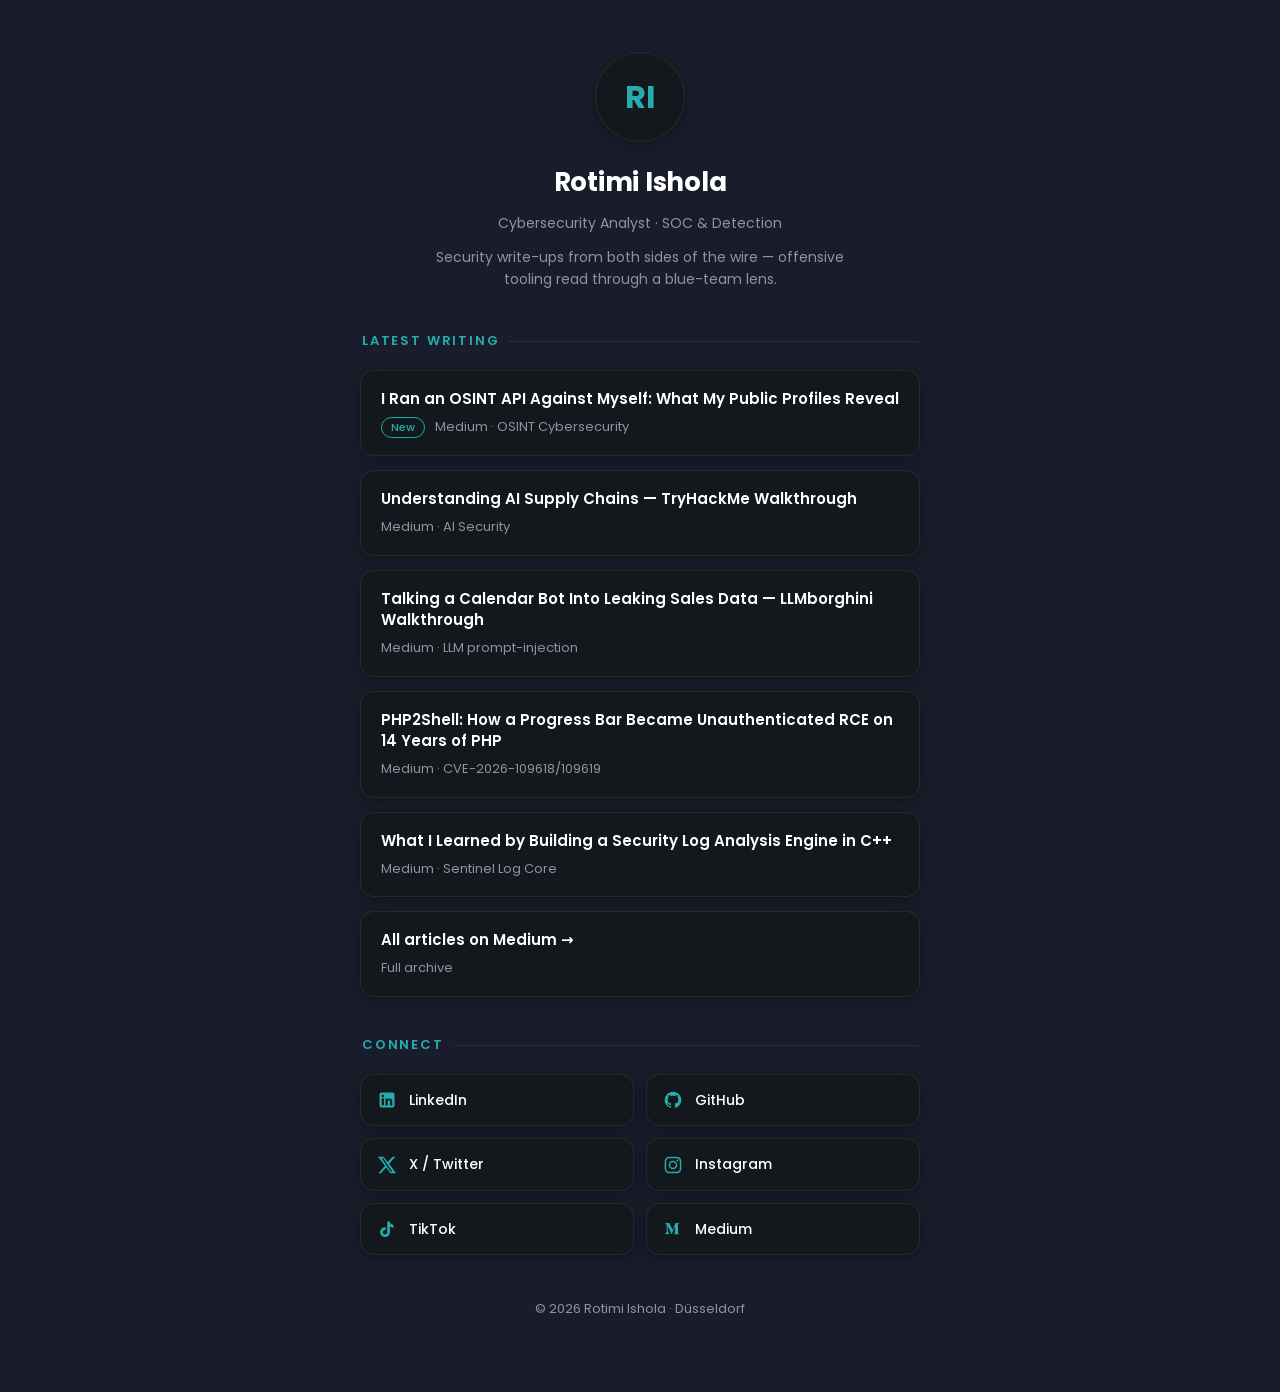
<file: links.html>
<!doctype html>
<html lang="en">
<head>
<meta charset="utf-8">
<meta name="viewport" content="width=device-width, initial-scale=1">
<title>Rotimi Ishola — Links</title>
<meta name="description" content="Rotimi Ishola — Cybersecurity Analyst. Write-ups, socials, and work.">
<link rel="preconnect" href="https://fonts.googleapis.com">
<link rel="preconnect" href="https://fonts.gstatic.com" crossorigin>
<link href="https://fonts.googleapis.com/css2?family=Poppins:wght@300;400;500;600;700&display=swap" rel="stylesheet">
<style>
  :root{
    --bg:#191d2b;            /* matches timiphil.github.io */
    --panel:#12181b;
    --border:rgba(255,255,255,.08);
    --text:#ffffff;
    --muted:#8a94a6;
    --accent:#27acae;        /* site teal */
    --accent-2:#1d8486;
    --radius:14px;
    --shadow:0 3px 15px rgba(0,0,0,.3);
    --font:'Poppins',system-ui,-apple-system,Segoe UI,Roboto,sans-serif;
  }
  *{box-sizing:border-box;margin:0;padding:0}
  body{
    background:var(--bg);
    color:var(--text);
    font-family:var(--font);
    line-height:1.6;
    -webkit-font-smoothing:antialiased;
    display:flex;
    justify-content:center;
    padding:52px 18px 72px;
    min-height:100vh;
  }
  .wrap{width:100%;max-width:560px}

  /* header */
  header{text-align:center;margin-bottom:40px}
  .avatar{
    width:90px;height:90px;border-radius:50%;
    margin:0 auto 20px;
    display:flex;align-items:center;justify-content:center;
    background:var(--panel);
    border:1px solid var(--border);
    font-weight:700;font-size:32px;
    color:var(--accent);
    box-shadow:var(--shadow);
  }
  h1{font-size:26px;font-weight:700;letter-spacing:-.01em}
  .role{font-size:14px;color:var(--muted);margin-top:8px}
  .tagline{color:var(--muted);font-size:14px;margin-top:12px;max-width:430px;margin-left:auto;margin-right:auto}

  /* section label */
  .label{
    font-size:13px;text-transform:uppercase;letter-spacing:.14em;
    color:var(--accent);font-weight:600;
    margin:38px 2px 18px;display:flex;align-items:center;gap:10px;
  }
  .label::after{content:"";flex:1;height:1px;background:var(--border)}

  /* article cards */
  .card{
    display:block;
    background:var(--panel);
    border:1px solid var(--border);
    border-radius:var(--radius);
    padding:17px 20px;
    margin-bottom:14px;
    text-decoration:none;
    color:var(--text);
    box-shadow:var(--shadow);
    transition:border-color .3s ease,transform .3s ease;
  }
  .card:hover{border-color:var(--accent);transform:translateY(-2px)}
  .card-title{font-weight:600;font-size:15px;line-height:1.4}
  .card-meta{
    font-size:13px;color:var(--muted);margin-top:8px;
    display:flex;gap:10px;flex-wrap:wrap;align-items:center;
  }
  .pill{
    color:var(--accent);
    border:1px solid var(--accent);
    border-radius:999px;
    padding:1px 9px;
    font-size:11px;font-weight:500;
  }

  /* socials */
  .socials{display:grid;grid-template-columns:repeat(2,1fr);gap:12px}
  .social{
    display:flex;align-items:center;gap:12px;
    background:var(--panel);
    border:1px solid var(--border);
    border-radius:var(--radius);
    padding:14px 16px;
    text-decoration:none;
    color:var(--text);
    font-weight:500;font-size:14px;
    box-shadow:var(--shadow);
    transition:border-color .3s ease,transform .3s ease;
  }
  .social:hover{border-color:var(--accent);transform:translateY(-2px)}
  .social svg{width:20px;height:20px;flex:0 0 20px;fill:currentColor;color:var(--accent)}
  .social span{overflow:hidden;text-overflow:ellipsis;white-space:nowrap}

  footer{text-align:center;margin-top:44px;color:var(--muted);font-size:13px}

  @media (max-width:420px){
    .socials{grid-template-columns:1fr}
    body{padding-top:40px}
  }
  @media (prefers-color-scheme: light){ body{background:var(--bg)} }
</style>
</head>
<body>
  <div class="wrap">

    <header>
      <div class="avatar">RI</div>
      <h1>Rotimi Ishola</h1>
      <div class="role">Cybersecurity Analyst · SOC &amp; Detection</div>
      <p class="tagline">Security write-ups from both sides of the wire — offensive tooling read through a blue-team lens.</p>
    </header>

    <!-- ============================================================
         LATEST WRITING
         To add a new article: copy one <a class="card"> ... </a> block,
         paste it at the TOP of this section, and update the href, title,
         and meta line. Newest first.
         ============================================================ -->
    <div class="label">Latest writing</div>

    <a class="card" href="https://timiphil9.medium.com/i-ran-an-osint-api-against-myself-what-my-public-profiles-reveal-3e2ef683def8" target="_blank" rel="noopener">
      <div class="card-title">I Ran an OSINT API Against Myself: What My Public Profiles Reveal</div>
      <div class="card-meta"><span class="pill">New</span>Medium · OSINT Cybersecurity</div>
    </a>
    
    <a class="card" href="https://timiphil9.medium.com/tryhackme-understanding-ai-supply-chains-walkthrough-dcfc8ce0124d" target="_blank" rel="noopener">
      <div class="card-title">Understanding AI Supply Chains — TryHackMe Walkthrough</div>
      <div class="card-meta">Medium · AI Security</div>
    </a>
    
    <a class="card" href="https://medium.com/@timiphil9/talking-a-calendar-bot-into-leaking-sales-data-tryhackme-llmborghini-walkthrough-ef35a564851b" target="_blank" rel="noopener">
      <div class="card-title">Talking a Calendar Bot Into Leaking Sales Data — LLMborghini Walkthrough</div>
      <div class="card-meta"> Medium · LLM prompt-injection</div>
    </a>

    <a class="card" href="https://medium.com/@timiphil9/php2shell-how-a-progress-bar-became-unauthenticated-rce-on-14-years-of-php-b21d90a4fd6b" target="_blank" rel="noopener">
      <div class="card-title">PHP2Shell: How a Progress Bar Became Unauthenticated RCE on 14 Years of PHP</div>
      <div class="card-meta">Medium · CVE-2026-109618/109619</div>
    </a>

    <a class="card" href="https://medium.com/@timiphil9/what-i-learned-by-building-a-security-log-analysis-engine-in-c-df35dbf7559b" target="_blank" rel="noopener">
      <div class="card-title">What I Learned by Building a Security Log Analysis Engine in C++</div>
      <div class="card-meta">Medium · Sentinel Log Core</div>
    </a>

    <a class="card" href="https://medium.com/@timiphil9" target="_blank" rel="noopener">
      <div class="card-title">All articles on Medium →</div>
      <div class="card-meta">Full archive</div>
    </a>

    <!-- ============================================================
         CONNECT
         ============================================================ -->
    <div class="label">Connect</div>
    <div class="socials">

      <a class="social" href="https://www.linkedin.com/in/rotimi-ishola/" target="_blank" rel="noopener">
        <svg viewBox="0 0 24 24"><path d="M19 3a2 2 0 0 1 2 2v14a2 2 0 0 1-2 2H5a2 2 0 0 1-2-2V5a2 2 0 0 1 2-2h14zM8.34 18.34V9.99H5.67v8.35h2.67zM7 8.8a1.55 1.55 0 1 0 0-3.1 1.55 1.55 0 0 0 0 3.1zm11.34 9.54v-4.6c0-2.46-1.31-3.6-3.06-3.6-1.41 0-2.04.78-2.39 1.32v-1.13h-2.67c.04.75 0 8.35 0 8.35h2.67v-4.66c0-.24.02-.48.09-.65.19-.48.63-.98 1.37-.98.97 0 1.35.74 1.35 1.81v4.48h2.64z"/></svg>
        <span>LinkedIn</span>
      </a>

      <a class="social" href="https://github.com/Timiphil" target="_blank" rel="noopener">
        <svg viewBox="0 0 24 24"><path d="M12 2a10 10 0 0 0-3.16 19.49c.5.09.68-.22.68-.48l-.01-1.7c-2.78.6-3.37-1.34-3.37-1.34-.46-1.16-1.11-1.47-1.11-1.47-.9-.62.07-.6.07-.6 1 .07 1.53 1.03 1.53 1.03.89 1.52 2.34 1.08 2.91.83.09-.65.35-1.09.63-1.34-2.22-.25-4.55-1.11-4.55-4.94 0-1.09.39-1.98 1.03-2.68-.1-.25-.45-1.27.1-2.65 0 0 .84-.27 2.75 1.02a9.56 9.56 0 0 1 5 0c1.91-1.29 2.75-1.02 2.75-1.02.55 1.38.2 2.4.1 2.65.64.7 1.03 1.59 1.03 2.68 0 3.84-2.34 4.68-4.57 4.93.36.31.68.92.68 1.85l-.01 2.75c0 .27.18.58.69.48A10 10 0 0 0 12 2z"/></svg>
        <span>GitHub</span>
      </a>

      <a class="social" href="https://x.com/Timi_phil" target="_blank" rel="noopener">
        <svg viewBox="0 0 24 24"><path d="M18.9 2H22l-7.5 8.6L23 22h-6.8l-5.3-6.9L4.8 22H1.7l8-9.2L1 2h6.9l4.8 6.3L18.9 2zm-2.4 18h1.9L7.6 4H5.6l10.9 16z"/></svg>
        <span>X / Twitter</span>
      </a>

      <a class="social" href="https://www.instagram.com/timi_phil/" target="_blank" rel="noopener">
        <svg viewBox="0 0 24 24"><path d="M12 2c2.72 0 3.06.01 4.12.06 1.07.05 1.8.22 2.43.47.66.25 1.22.6 1.77 1.15.55.55.9 1.11 1.15 1.77.25.63.42 1.36.47 2.43.05 1.06.06 1.4.06 4.12s-.01 3.06-.06 4.12c-.05 1.07-.22 1.8-.47 2.43a4.9 4.9 0 0 1-1.15 1.77c-.55.55-1.11.9-1.77 1.15-.63.25-1.36.42-2.43.47-1.06.05-1.4.06-4.12.06s-3.06-.01-4.12-.06c-1.07-.05-1.8-.22-2.43-.47a4.9 4.9 0 0 1-1.77-1.15 4.9 4.9 0 0 1-1.15-1.77c-.25-.63-.42-1.36-.47-2.43C2.01 15.06 2 14.72 2 12s.01-3.06.06-4.12c.05-1.07.22-1.8.47-2.43.25-.66.6-1.22 1.15-1.77.55-.55 1.11-.9 1.77-1.15.63-.25 1.36-.42 2.43-.47C8.94 2.01 9.28 2 12 2zm0 1.8c-2.67 0-2.99.01-4.04.06-.98.04-1.51.21-1.86.35-.47.18-.8.4-1.15.75-.35.35-.57.68-.75 1.15-.14.35-.3.88-.35 1.86-.05 1.05-.06 1.37-.06 4.04s.01 2.99.06 4.04c.04.98.21 1.51.35 1.86.18.47.4.8.75 1.15.35.35.68.57 1.15.75.35.14.88.3 1.86.35 1.05.05 1.37.06 4.04.06s2.99-.01 4.04-.06c.98-.04 1.51-.21 1.86-.35.47-.18.8-.4 1.15-.75.35-.35.57-.68.75-1.15.14-.35.3-.88.35-1.86.05-1.05.06-1.37.06-4.04s-.01-2.99-.06-4.04c-.04-.98-.21-1.51-.35-1.86a3.1 3.1 0 0 0-.75-1.15 3.1 3.1 0 0 0-1.15-.75c-.35-.14-.88-.3-1.86-.35-1.05-.05-1.37-.06-4.04-.06zm0 3.07a5.13 5.13 0 1 1 0 10.26 5.13 5.13 0 0 1 0-10.26zm0 8.46a3.33 3.33 0 1 0 0-6.66 3.33 3.33 0 0 0 0 6.66zm6.54-8.66a1.2 1.2 0 1 1-2.4 0 1.2 1.2 0 0 1 2.4 0z"/></svg>
        <span>Instagram</span>
      </a>

      <a class="social" href="https://tiktok.com/@timiphil" target="_blank" rel="noopener">
        <svg viewBox="0 0 24 24"><path d="M16.6 5.82a4.28 4.28 0 0 1-1.06-2.82h-3.3v12.9a2.59 2.59 0 1 1-1.84-2.48V9.98a5.88 5.88 0 1 0 5.14 5.83V9.1a7.5 7.5 0 0 0 4.36 1.4V7.2a4.3 4.3 0 0 1-3.3-1.38z"/></svg>
        <span>TikTok</span>
      </a>

      <a class="social" href="https://medium.com/@timiphil9" target="_blank" rel="noopener">
        <svg viewBox="0 0 24 24"><path d="M4.37 7.3c.02-.17-.05-.34-.18-.45L2.6 5.07V4.8h5.03l3.89 8.53 3.42-8.53H19.5v.27l-1.33 1.28a.4.4 0 0 0-.15.38v9.56a.4.4 0 0 0 .15.38l1.3 1.28v.27h-6.53v-.27l1.35-1.31c.13-.13.13-.17.13-.38V8.47l-3.75 9.54h-.5L5.77 8.47v6.4c-.04.27.06.55.25.75l1.75 2.13v.27H2.5v-.27l1.75-2.13c.2-.2.28-.48.23-.75V7.3z"/></svg>
        <span>Medium</span>
      </a>

    </div>

    <footer>© 2026 Rotimi Ishola · Düsseldorf</footer>

  </div>
</body>
</html>
</file>
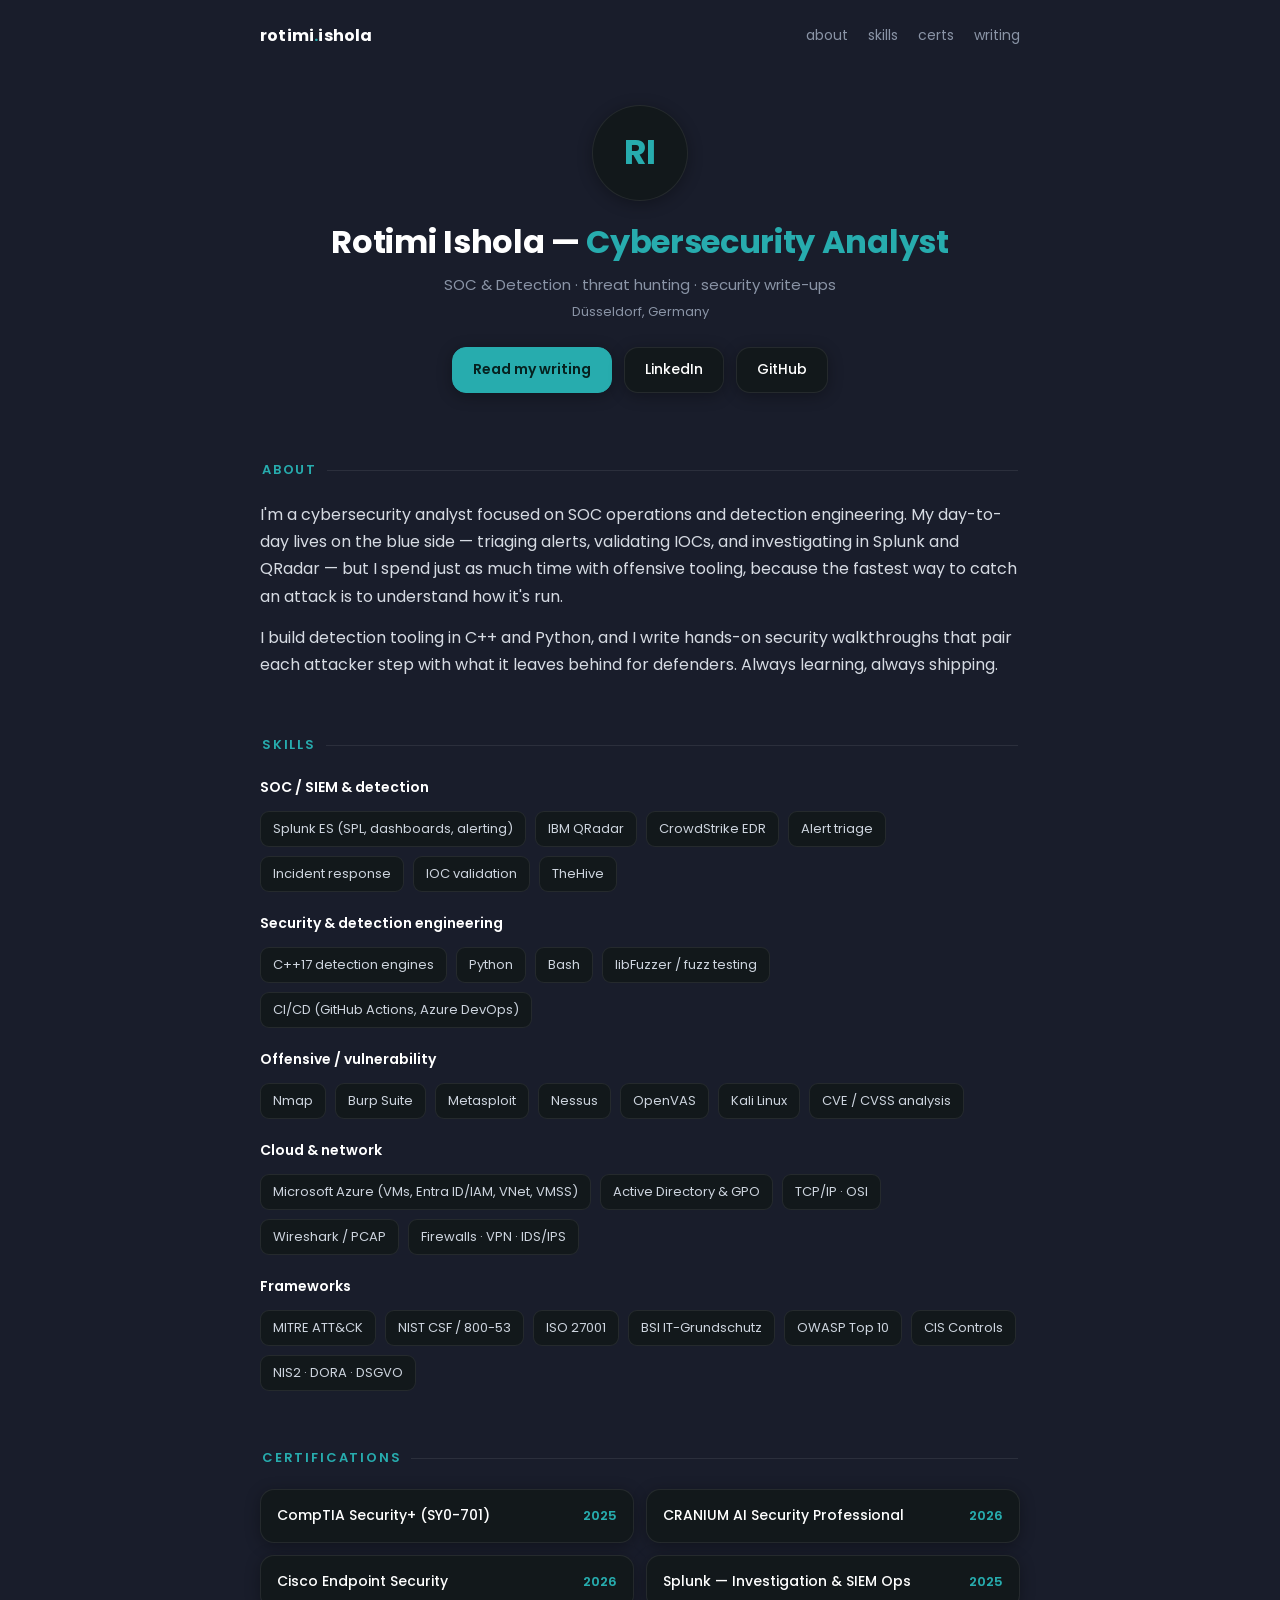
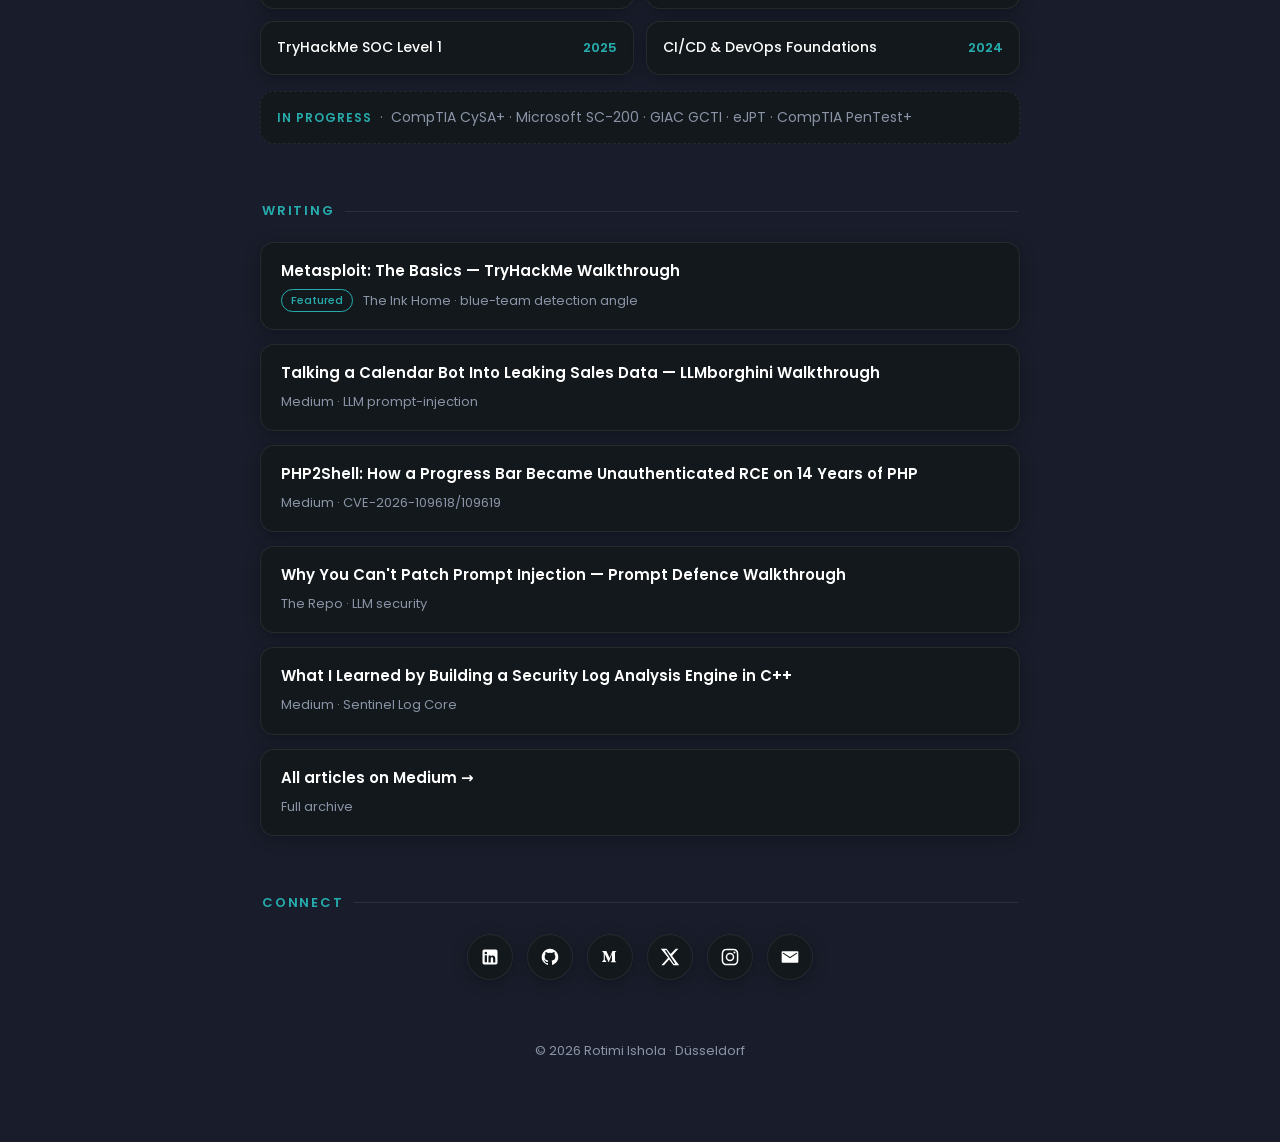
<file: security.html>
<!doctype html>
<html lang="en">
<head>
<meta charset="utf-8">
<meta name="viewport" content="width=device-width, initial-scale=1">
<title>Rotimi Ishola — Cybersecurity</title>
<meta name="description" content="Rotimi Ishola — Cybersecurity Analyst (SOC & Detection). Short bio, certifications, skills, and security write-ups.">
<link rel="preconnect" href="https://fonts.googleapis.com">
<link rel="preconnect" href="https://fonts.gstatic.com" crossorigin>
<link href="https://fonts.googleapis.com/css2?family=Poppins:wght@300;400;500;600;700&display=swap" rel="stylesheet">
<style>
  :root{
    --bg:#191d2b;            /* matches timiphil.github.io body */
    --panel:#12181b;         /* site --color-grey-6, dark cards */
    --surface:#1f2433;       /* subtle lift for separation */
    --border:rgba(255,255,255,.08);
    --text:#ffffff;
    --muted:#8a94a6;
    --accent:#27acae;        /* site --color-secondary (teal) */
    --accent-2:#1d8486;
    --radius:14px;           /* site --br-sm-2 */
    --shadow:0 3px 15px rgba(0,0,0,.3);  /* site --box-shadow-1 */
    --font:'Poppins',system-ui,-apple-system,Segoe UI,Roboto,sans-serif;
  }
  *{box-sizing:border-box;margin:0;padding:0}
  html{scroll-behavior:smooth}
  body{
    background:var(--bg);
    color:var(--text);
    font-family:var(--font);
    line-height:1.7;
    -webkit-font-smoothing:antialiased;
    padding:0 18px 80px;
  }
  .wrap{width:100%;max-width:760px;margin:0 auto}
  a{color:inherit}

  /* nav */
  nav{
    max-width:760px;margin:0 auto;display:flex;align-items:center;justify-content:space-between;
    padding:22px 0 8px;flex-wrap:wrap;gap:10px;
  }
  .brand{font-weight:700;font-size:16px;letter-spacing:.2px}
  .brand .dot{color:var(--accent)}
  .navlinks{display:flex;gap:20px;font-size:14px}
  .navlinks a{color:var(--muted);text-decoration:none;transition:color .3s ease}
  .navlinks a:hover{color:var(--accent)}

  /* hero */
  header.hero{text-align:center;padding:48px 0 10px}
  .avatar{
    width:96px;height:96px;border-radius:50%;margin:0 auto 22px;
    display:flex;align-items:center;justify-content:center;
    background:var(--panel);border:1px solid var(--border);
    font-weight:700;font-size:34px;color:var(--accent);
    box-shadow:var(--shadow);
  }
  .hero h1{font-size:32px;font-weight:700;letter-spacing:-.01em;line-height:1.2}
  .hero h1 .accent{color:var(--accent)}
  .hero .role{font-size:15px;color:var(--muted);margin-top:10px}
  .hero .loc{font-size:13px;color:var(--muted);margin-top:4px}
  .cta{display:flex;gap:12px;justify-content:center;flex-wrap:wrap;margin-top:24px}
  .btn{
    font-size:14px;font-weight:500;text-decoration:none;padding:10px 20px;border-radius:var(--radius);
    border:1px solid var(--border);background:var(--panel);color:var(--text);
    transition:all .4s ease-in-out;box-shadow:var(--shadow);
  }
  .btn:hover{border-color:var(--accent);color:var(--accent)}
  .btn.primary{background:var(--accent);border-color:var(--accent);color:#06211f;font-weight:600}
  .btn.primary:hover{background:var(--accent-2);border-color:var(--accent-2);color:#eafffe}

  /* sections */
  section{margin-top:56px}
  .label{
    font-size:13px;text-transform:uppercase;letter-spacing:.14em;color:var(--accent);
    font-weight:600;margin:0 2px 20px;display:flex;align-items:center;gap:10px;
  }
  .label::after{content:"";flex:1;height:1px;background:var(--border)}

  .about p{color:#d6dbe3;font-size:16px}
  .about p + p{margin-top:14px}

  /* skills */
  .skillgroup{margin-bottom:20px}
  .skillgroup h3{font-size:14px;font-weight:600;color:#fff;margin-bottom:11px}
  .chips{display:flex;flex-wrap:wrap;gap:9px}
  .chip{
    font-size:13px;color:#cdd4de;background:var(--panel);
    border:1px solid var(--border);border-radius:9px;padding:6px 12px;
  }

  /* certs */
  .certlist{display:grid;grid-template-columns:1fr 1fr;gap:12px}
  .cert{
    background:var(--panel);border:1px solid var(--border);border-radius:var(--radius);
    padding:14px 16px;display:flex;justify-content:space-between;gap:10px;align-items:baseline;
    box-shadow:var(--shadow);
  }
  .cert .name{font-size:14px;font-weight:500}
  .cert .yr{font-size:13px;color:var(--accent);font-weight:600}
  .inprogress{
    margin-top:16px;font-size:14px;color:var(--muted);
    background:var(--panel);border:1px dashed var(--border);border-radius:var(--radius);padding:14px 16px;
  }
  .inprogress b{color:var(--accent);font-weight:600;text-transform:uppercase;letter-spacing:.08em;font-size:12px}

  /* writing cards */
  .card{
    display:block;background:var(--panel);border:1px solid var(--border);border-radius:var(--radius);
    padding:17px 20px;margin-bottom:14px;text-decoration:none;color:var(--text);
    box-shadow:var(--shadow);transition:all .4s ease-in-out;
  }
  a.card:hover{border-color:var(--accent);transform:translateY(-2px)}
  .card-title{font-weight:600;font-size:15px;line-height:1.4}
  .card-meta{font-size:13px;color:var(--muted);margin-top:8px;display:flex;gap:10px;flex-wrap:wrap;align-items:center}
  .pill{color:var(--accent);border:1px solid var(--accent);border-radius:999px;padding:1px 9px;font-size:11px;font-weight:500}

  /* connect — circular icon buttons, echoing the main site */
  .socials{display:flex;gap:14px;flex-wrap:wrap;justify-content:center;margin-top:4px}
  .social{
    width:46px;height:46px;border-radius:50%;display:flex;align-items:center;justify-content:center;
    background:var(--panel);border:1px solid var(--border);color:#fff;text-decoration:none;
    box-shadow:var(--shadow);transition:all .4s ease-in-out;
  }
  .social:hover{border-color:var(--accent);color:var(--accent);transform:translateY(-2px)}
  .social svg{width:20px;height:20px;fill:currentColor}

  footer{text-align:center;margin-top:60px;color:var(--muted);font-size:13px}

  @media (max-width:560px){
    .certlist{grid-template-columns:1fr}
    .navlinks{display:none}
    .hero h1{font-size:27px}
  }
  @media (prefers-color-scheme: light){ body{background:var(--bg)} }
</style>
</head>
<body>

  <nav>
    <div class="brand">rotimi<span class="dot">.</span>ishola</div>
    <div class="navlinks">
      <a href="#about">about</a>
      <a href="#skills">skills</a>
      <a href="#certs">certs</a>
      <a href="#writing">writing</a>
    </div>
  </nav>

  <div class="wrap">

    <!-- ===================== HERO ===================== -->
    <header class="hero">
      <div class="avatar">RI</div>
      <h1>Rotimi Ishola — <span class="accent">Cybersecurity Analyst</span></h1>
      <div class="role">SOC &amp; Detection · threat hunting · security write-ups</div>
      <div class="loc">Düsseldorf, Germany</div>
      <div class="cta">
        <a class="btn primary" href="#writing">Read my writing</a>
        <a class="btn" href="https://www.linkedin.com/in/rotimi-ishola/" target="_blank" rel="noopener">LinkedIn</a>
        <a class="btn" href="https://github.com/Timiphil" target="_blank" rel="noopener">GitHub</a>
      </div>
    </header>

    <!-- ===================== ABOUT ===================== -->
    <section id="about" class="about">
      <div class="label">About</div>
      <p>I'm a cybersecurity analyst focused on SOC operations and detection engineering. My day-to-day lives on the blue side — triaging alerts, validating IOCs, and investigating in Splunk and QRadar — but I spend just as much time with offensive tooling, because the fastest way to catch an attack is to understand how it's run.</p>
      <p>I build detection tooling in C++ and Python, and I write hands-on security walkthroughs that pair each attacker step with what it leaves behind for defenders. Always learning, always shipping.</p>
    </section>

    <!-- ===================== SKILLS ===================== -->
    <section id="skills">
      <div class="label">Skills</div>

      <div class="skillgroup">
        <h3>SOC / SIEM &amp; detection</h3>
        <div class="chips">
          <span class="chip">Splunk ES (SPL, dashboards, alerting)</span>
          <span class="chip">IBM QRadar</span>
          <span class="chip">CrowdStrike EDR</span>
          <span class="chip">Alert triage</span>
          <span class="chip">Incident response</span>
          <span class="chip">IOC validation</span>
          <span class="chip">TheHive</span>
        </div>
      </div>

      <div class="skillgroup">
        <h3>Security &amp; detection engineering</h3>
        <div class="chips">
          <span class="chip">C++17 detection engines</span>
          <span class="chip">Python</span>
          <span class="chip">Bash</span>
          <span class="chip">libFuzzer / fuzz testing</span>
          <span class="chip">CI/CD (GitHub Actions, Azure DevOps)</span>
        </div>
      </div>

      <div class="skillgroup">
        <h3>Offensive / vulnerability</h3>
        <div class="chips">
          <span class="chip">Nmap</span>
          <span class="chip">Burp Suite</span>
          <span class="chip">Metasploit</span>
          <span class="chip">Nessus</span>
          <span class="chip">OpenVAS</span>
          <span class="chip">Kali Linux</span>
          <span class="chip">CVE / CVSS analysis</span>
        </div>
      </div>

      <div class="skillgroup">
        <h3>Cloud &amp; network</h3>
        <div class="chips">
          <span class="chip">Microsoft Azure (VMs, Entra ID/IAM, VNet, VMSS)</span>
          <span class="chip">Active Directory &amp; GPO</span>
          <span class="chip">TCP/IP · OSI</span>
          <span class="chip">Wireshark / PCAP</span>
          <span class="chip">Firewalls · VPN · IDS/IPS</span>
        </div>
      </div>

      <div class="skillgroup">
        <h3>Frameworks</h3>
        <div class="chips">
          <span class="chip">MITRE ATT&amp;CK</span>
          <span class="chip">NIST CSF / 800-53</span>
          <span class="chip">ISO 27001</span>
          <span class="chip">BSI IT-Grundschutz</span>
          <span class="chip">OWASP Top 10</span>
          <span class="chip">CIS Controls</span>
          <span class="chip">NIS2 · DORA · DSGVO</span>
        </div>
      </div>
    </section>

    <!-- ===================== CERTIFICATIONS ===================== -->
    <section id="certs">
      <div class="label">Certifications</div>
      <div class="certlist">
        <div class="cert"><span class="name">CompTIA Security+ (SY0-701)</span><span class="yr">2025</span></div>
        <div class="cert"><span class="name">CRANIUM AI Security Professional</span><span class="yr">2026</span></div>
        <div class="cert"><span class="name">Cisco Endpoint Security</span><span class="yr">2026</span></div>
        <div class="cert"><span class="name">Splunk — Investigation &amp; SIEM Ops</span><span class="yr">2025</span></div>
        <div class="cert"><span class="name">TryHackMe SOC Level 1</span><span class="yr">2025</span></div>
        <div class="cert"><span class="name">CI/CD &amp; DevOps Foundations</span><span class="yr">2024</span></div>
      </div>
      <div class="inprogress"><b>In progress</b> &nbsp;·&nbsp; CompTIA CySA+ · Microsoft SC-200 · GIAC GCTI · eJPT · CompTIA PenTest+</div>
    </section>

    <!-- ===================== WRITING =====================
         Keep in sync with links.html. Newest first.
         Add an article: copy a card, paste at the top, update href/title/meta.
    -->
    <section id="writing">
      <div class="label">Writing</div>

      <a class="card" href="https://medium.com/the-ink-home/metasploit-the-basics-tryhackme-walkthrough-daaea08006a8?sharedUserId=timiphil9" target="_blank" rel="noopener">
        <div class="card-title">Metasploit: The Basics — TryHackMe Walkthrough</div>
        <div class="card-meta"><span class="pill">Featured</span> The Ink Home · blue-team detection angle</div>
      </a>

      <a class="card" href="https://medium.com/@timiphil9/talking-a-calendar-bot-into-leaking-sales-data-tryhackme-llmborghini-walkthrough-ef35a564851b?sharedUserId=timiphil9" target="_blank" rel="noopener">
        <div class="card-title">Talking a Calendar Bot Into Leaking Sales Data — LLMborghini Walkthrough</div>
        <div class="card-meta">Medium · LLM prompt-injection</div>
      </a>

      <a class="card" href="https://medium.com/@timiphil9/php2shell-how-a-progress-bar-became-unauthenticated-rce-on-14-years-of-php-b21d90a4fd6b?sharedUserId=timiphil9" target="_blank" rel="noopener">
        <div class="card-title">PHP2Shell: How a Progress Bar Became Unauthenticated RCE on 14 Years of PHP</div>
        <div class="card-meta">Medium · CVE-2026-109618/109619</div>
      </a>

      <a class="card" href="https://medium.com/the-repo/tryhackme-prompt-defence-walkthrough-why-you-cant-patch-prompt-injection-2a3d6e3edd15?sharedUserId=timiphil9" target="_blank" rel="noopener">
        <div class="card-title">Why You Can't Patch Prompt Injection — Prompt Defence Walkthrough</div>
        <div class="card-meta">The Repo · LLM security</div>
      </a>

      <a class="card" href="https://medium.com/@timiphil9/what-i-learned-by-building-a-security-log-analysis-engine-in-c-df35dbf7559b?sharedUserId=timiphil9" target="_blank" rel="noopener">
        <div class="card-title">What I Learned by Building a Security Log Analysis Engine in C++</div>
        <div class="card-meta">Medium · Sentinel Log Core</div>
      </a>

      <a class="card" href="https://medium.com/@timiphil9" target="_blank" rel="noopener">
        <div class="card-title">All articles on Medium →</div>
        <div class="card-meta">Full archive</div>
      </a>
    </section>

    <!-- ===================== CONNECT ===================== -->
    <section id="connect">
      <div class="label">Connect</div>
      <div class="socials">
        <a class="social" href="https://www.linkedin.com/in/rotimi-ishola/" target="_blank" rel="noopener" aria-label="LinkedIn">
          <svg viewBox="0 0 24 24"><path d="M19 3a2 2 0 0 1 2 2v14a2 2 0 0 1-2 2H5a2 2 0 0 1-2-2V5a2 2 0 0 1 2-2h14zM8.34 18.34V9.99H5.67v8.35h2.67zM7 8.8a1.55 1.55 0 1 0 0-3.1 1.55 1.55 0 0 0 0 3.1zm11.34 9.54v-4.6c0-2.46-1.31-3.6-3.06-3.6-1.41 0-2.04.78-2.39 1.32v-1.13h-2.67c.04.75 0 8.35 0 8.35h2.67v-4.66c0-.24.02-.48.09-.65.19-.48.63-.98 1.37-.98.97 0 1.35.74 1.35 1.81v4.48h2.64z"/></svg>
        </a>
        <a class="social" href="https://github.com/Timiphil" target="_blank" rel="noopener" aria-label="GitHub">
          <svg viewBox="0 0 24 24"><path d="M12 2a10 10 0 0 0-3.16 19.49c.5.09.68-.22.68-.48l-.01-1.7c-2.78.6-3.37-1.34-3.37-1.34-.46-1.16-1.11-1.47-1.11-1.47-.9-.62.07-.6.07-.6 1 .07 1.53 1.03 1.53 1.03.89 1.52 2.34 1.08 2.91.83.09-.65.35-1.09.63-1.34-2.22-.25-4.55-1.11-4.55-4.94 0-1.09.39-1.98 1.03-2.68-.1-.25-.45-1.27.1-2.65 0 0 .84-.27 2.75 1.02a9.56 9.56 0 0 1 5 0c1.91-1.29 2.75-1.02 2.75-1.02.55 1.38.2 2.4.1 2.65.64.7 1.03 1.59 1.03 2.68 0 3.84-2.34 4.68-4.57 4.93.36.31.68.92.68 1.85l-.01 2.75c0 .27.18.58.69.48A10 10 0 0 0 12 2z"/></svg>
        </a>
        <a class="social" href="https://medium.com/@timiphil9" target="_blank" rel="noopener" aria-label="Medium">
          <svg viewBox="0 0 24 24"><path d="M4.37 7.3c.02-.17-.05-.34-.18-.45L2.6 5.07V4.8h5.03l3.89 8.53 3.42-8.53H19.5v.27l-1.33 1.28a.4.4 0 0 0-.15.38v9.56a.4.4 0 0 0 .15.38l1.3 1.28v.27h-6.53v-.27l1.35-1.31c.13-.13.13-.17.13-.38V8.47l-3.75 9.54h-.5L5.77 8.47v6.4c-.04.27.06.55.25.75l1.75 2.13v.27H2.5v-.27l1.75-2.13c.2-.2.28-.48.23-.75V7.3z"/></svg>
        </a>
        <a class="social" href="https://x.com/Timi_phil" target="_blank" rel="noopener" aria-label="X">
          <svg viewBox="0 0 24 24"><path d="M18.9 2H22l-7.5 8.6L23 22h-6.8l-5.3-6.9L4.8 22H1.7l8-9.2L1 2h6.9l4.8 6.3L18.9 2zm-2.4 18h1.9L7.6 4H5.6l10.9 16z"/></svg>
        </a>
        <a class="social" href="https://www.instagram.com/timi_phil/" target="_blank" rel="noopener" aria-label="Instagram">
          <svg viewBox="0 0 24 24"><path d="M12 2c2.72 0 3.06.01 4.12.06 1.07.05 1.8.22 2.43.47.66.25 1.22.6 1.77 1.15.55.55.9 1.11 1.15 1.77.25.63.42 1.36.47 2.43.05 1.06.06 1.4.06 4.12s-.01 3.06-.06 4.12c-.05 1.07-.22 1.8-.47 2.43a4.9 4.9 0 0 1-1.15 1.77c-.55.55-1.11.9-1.77 1.15-.63.25-1.36.42-2.43.47-1.06.05-1.4.06-4.12.06s-3.06-.01-4.12-.06c-1.07-.05-1.8-.22-2.43-.47a4.9 4.9 0 0 1-1.77-1.15 4.9 4.9 0 0 1-1.15-1.77c-.25-.63-.42-1.36-.47-2.43C2.01 15.06 2 14.72 2 12s.01-3.06.06-4.12c.05-1.07.22-1.8.47-2.43.25-.66.6-1.22 1.15-1.77.55-.55 1.11-.9 1.77-1.15.63-.25 1.36-.42 2.43-.47C8.94 2.01 9.28 2 12 2zm0 1.8c-2.67 0-2.99.01-4.04.06-.98.04-1.51.21-1.86.35-.47.18-.8.4-1.15.75-.35.35-.57.68-.75 1.15-.14.35-.3.88-.35 1.86-.05 1.05-.06 1.37-.06 4.04s.01 2.99.06 4.04c.04.98.21 1.51.35 1.86.18.47.4.8.75 1.15.35.35.68.57 1.15.75.35.14.88.3 1.86.35 1.05.05 1.37.06 4.04.06s2.99-.01 4.04-.06c.98-.04 1.51-.21 1.86-.35.47-.18.8-.4 1.15-.75.35-.35.57-.68.75-1.15.14-.35.3-.88.35-1.86.05-1.05.06-1.37.06-4.04s-.01-2.99-.06-4.04c-.04-.98-.21-1.51-.35-1.86a3.1 3.1 0 0 0-.75-1.15 3.1 3.1 0 0 0-1.15-.75c-.35-.14-.88-.3-1.86-.35-1.05-.05-1.37-.06-4.04-.06zm0 3.07a5.13 5.13 0 1 1 0 10.26 5.13 5.13 0 0 1 0-10.26zm0 8.46a3.33 3.33 0 1 0 0-6.66 3.33 3.33 0 0 0 0 6.66zm6.54-8.66a1.2 1.2 0 1 1-2.4 0 1.2 1.2 0 0 1 2.4 0z"/></svg>
        </a>
        <a class="social" href="mailto:timiphil@gmail.com" aria-label="Email">
          <svg viewBox="0 0 24 24"><path d="M3 5h18a1 1 0 0 1 1 1v12a1 1 0 0 1-1 1H3a1 1 0 0 1-1-1V6a1 1 0 0 1 1-1zm9 7.01L4.2 6.8 3 7.6l9 6 9-6-1.2-.8L12 12.01z"/></svg>
        </a>
      </div>
    </section>

    <footer>© 2026 Rotimi Ishola · Düsseldorf</footer>

  </div>
</body>
</html>
</file>
